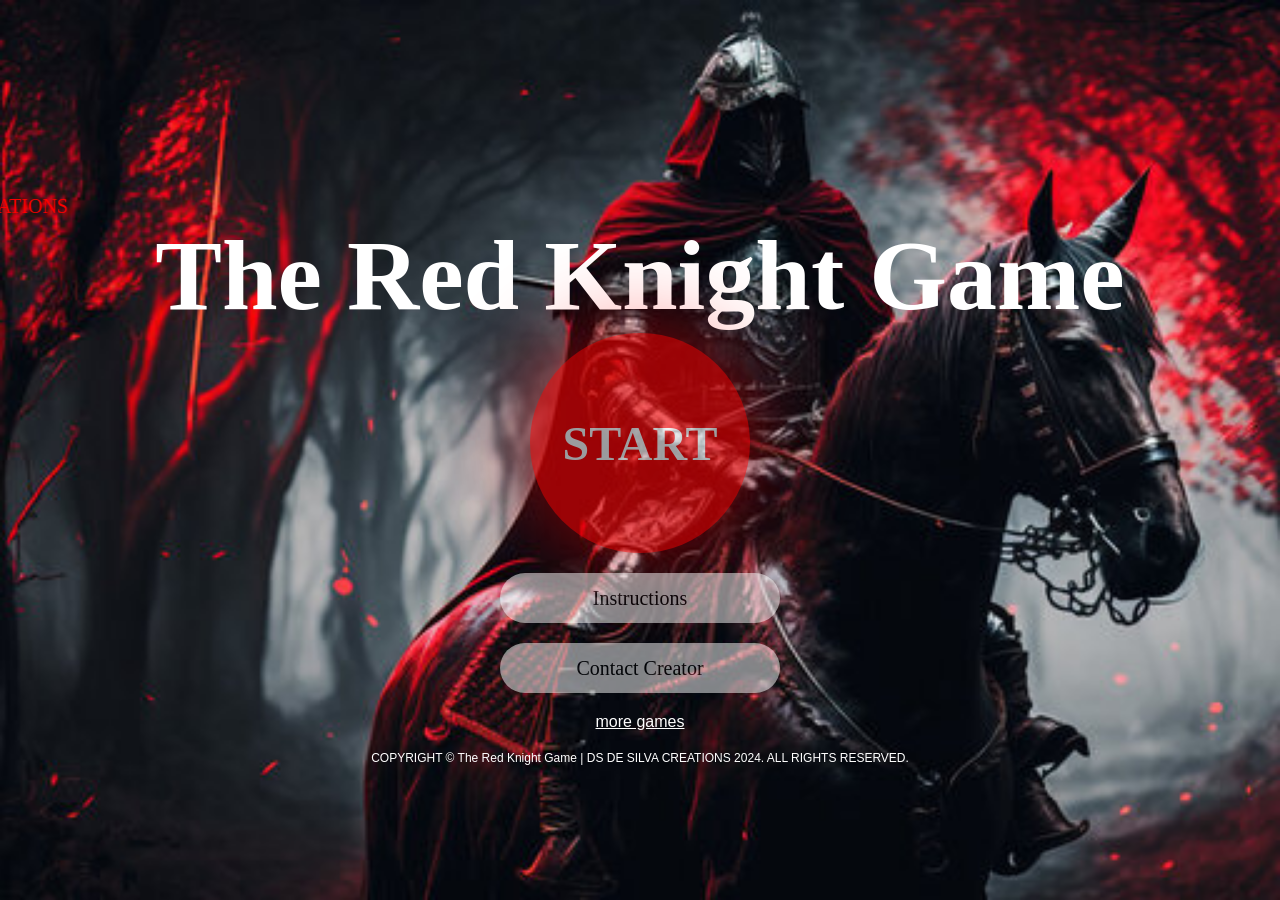
<file: index2.html>
<!DOCTYPE html>

<html lang="en">

<head>
    <meta charset="UTF-8">
    <meta name="viewport" content="width=device-width, initial-scale=1.0">
    <title>The Red Knight Game | Play Online Adventure Game</title>
    <meta name="description" content="Play The Red Knight Game online. Start your adventure, beat obstacles, and complete all levels in this action platform game.">
    <meta name="keywords" content="The Red Knight, Red Knight, The Red Knight Game, Red Night, The Read Night, online game, browser game, adventure platform game">
    <meta name="robots" content="index, follow">
    <meta name="author" content="DS DE SILVA CREATIONS">
    <meta property="og:title" content="The Red Knight Game">
    <meta property="og:description" content="Start your adventure in The Red Knight Game and conquer all levels.">
    <meta property="og:type" content="website">
    <meta property="og:image" content="icon.ico">
    <meta name="twitter:card" content="summary_large_image">
    <meta name="twitter:title" content="The Red Knight Game">
    <meta name="twitter:description" content="Play The Red Knight Game online and complete all adventure levels.">
    <meta name="twitter:image" content="icon.ico">
    <link rel="stylesheet" href="style.css"/>
    <link rel="icon" href="icon.ico"/>
    <script type="application/ld+json">
        {
            "@context": "https://schema.org",
            "@type": "VideoGame",
            "name": "The Red Knight Game",
            "genre": ["Action", "Adventure", "Platform"],
            "applicationCategory": "Game",
            "operatingSystem": "Web",
            "author": {
                "@type": "Organization",
                "name": "DS DE SILVA CREATIONS"
            }
        }
    </script>
</head>

<body class="body">
    
    

    <div class="start" id="start">
        <marquee direction = "right" class="blink">DS DE SILVA CREATIONS</marquee>
        <div>The Red Knight Game</div>
        <button class="stb" onclick="window.location='level.html';">START</button>
        <button class="b1" onclick="myFunction()">Instructions</button>
        <button class="b1" onclick="window.open('https://www.instagram.com/dishan.de.silva/','_blank')">Contact Creator</button>
        <a href="https://www.crazygames.com/" target="_blank" class="more">more games</a>
        <div class="copy">COPYRIGHT &copy; The Red Knight Game | DS DE SILVA CREATIONS 2024. ALL RIGHTS RESERVED.</div>
    </div>   
    
    <script src="scripta.js"></script>

</body>

</html>
</file>
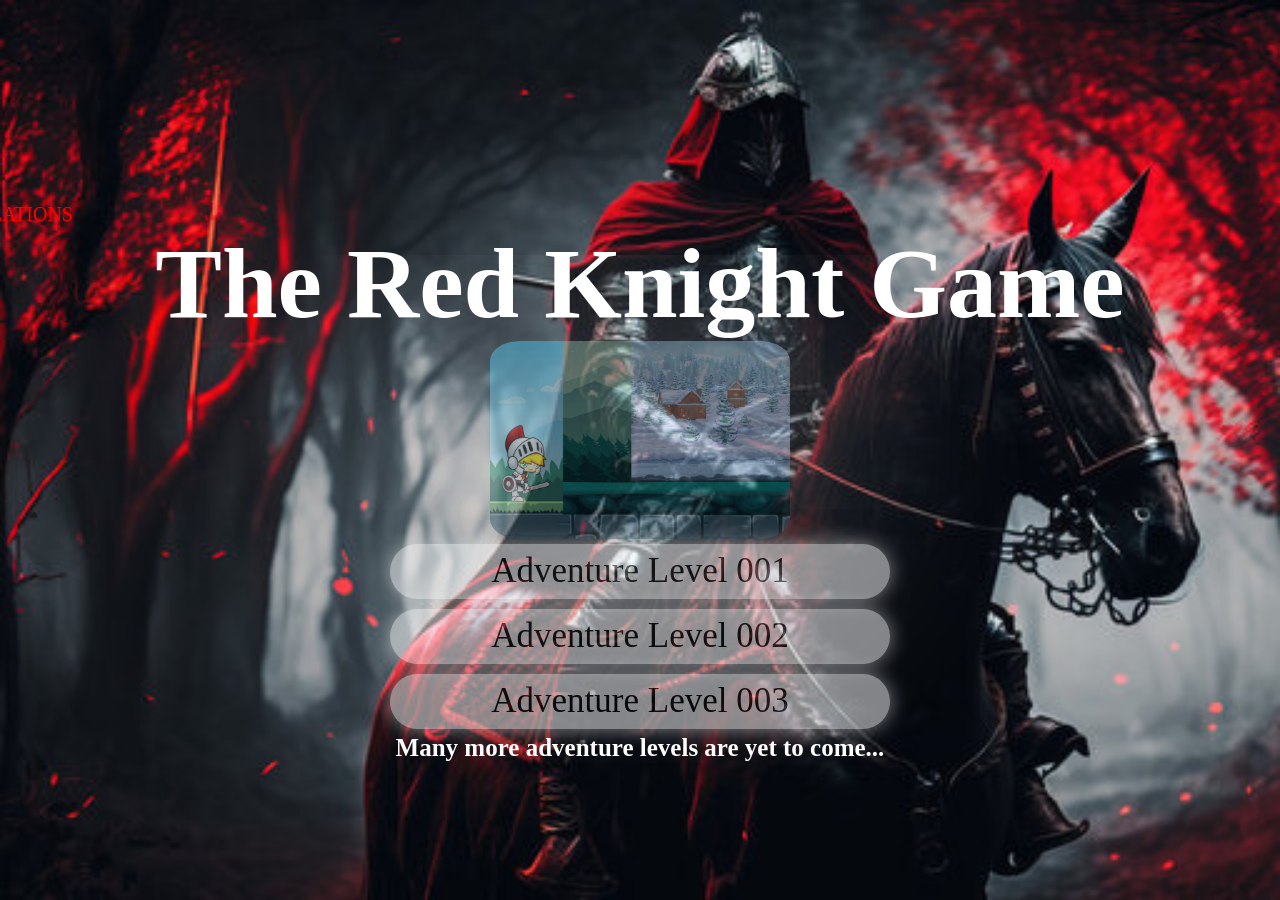
<file: level.html>
<!DOCTYPE html>

<html lang="en">

<head>
    <meta charset="UTF-8">
    <meta name="viewport" content="width=device-width, initial-scale=1.0">
    <title>Level Selection | The Red Knight Game</title>
    <meta name="description" content="Choose your adventure level in The Red Knight Game and continue your mission.">
    <meta name="keywords" content="The Red Knight, Red Knight, The Red Knight Game, Red Night, The Read Night, level selection">
    <meta name="robots" content="index, follow">
    <meta name="author" content="DS DE SILVA CREATIONS">
    <meta property="og:title" content="Level Selection | The Red Knight Game">
    <meta property="og:description" content="Select your next adventure in The Red Knight Game.">
    <meta property="og:type" content="website">
    <meta property="og:image" content="icon.ico">
    <meta name="twitter:card" content="summary">
    <meta name="twitter:title" content="Level Selection | The Red Knight Game">
    <meta name="twitter:description" content="Choose levels and continue The Red Knight Game adventure.">
    <link rel="stylesheet" href="style.css"/>
    <link rel="icon" href="icon.ico"/>
</head>

<body class="body">
    
    <div id="start" class="start">
        <marquee direction = "right" class="blink">DS DE SILVA CREATIONS</marquee>
        <div>The Red Knight Game</div>
        <img class="img" src="img.png" onclick="alert('YOU HAVE A MESSAGE FROM YOUR ANCESTORS!\n\nHEY RED KNIGHT YOU CAN NOT DIE, YOUR PEOPLE ARE WAITING FOR YOU! THERE ARE THREE ADVENTURE LEVELS AND THREE DIFFERENT TEAMS OF OPPONENTS. IN THESE ADVENTURE LEVELS ALL YOU HAVE TO DO IS WIN FROM THAT OBSTACLES AND TRAPS. WISH YOU ALL THE BEST, GO AND SHOW YOUR POWER!')"/>
        <button class="btn2" onclick="window.location='level1.html';">Adventure Level 001</button>
        <button class="btn2" onclick="window.location='level2.html';">Adventure Level 002</button>
        <button class="btn2" onclick="window.location='level3.html';">Adventure Level 003</button>
        <div class="next">Many more adventure levels are yet to come...</div>
    </div>

    <script src="scripta.js"></script>

</body>

</html>
</file>
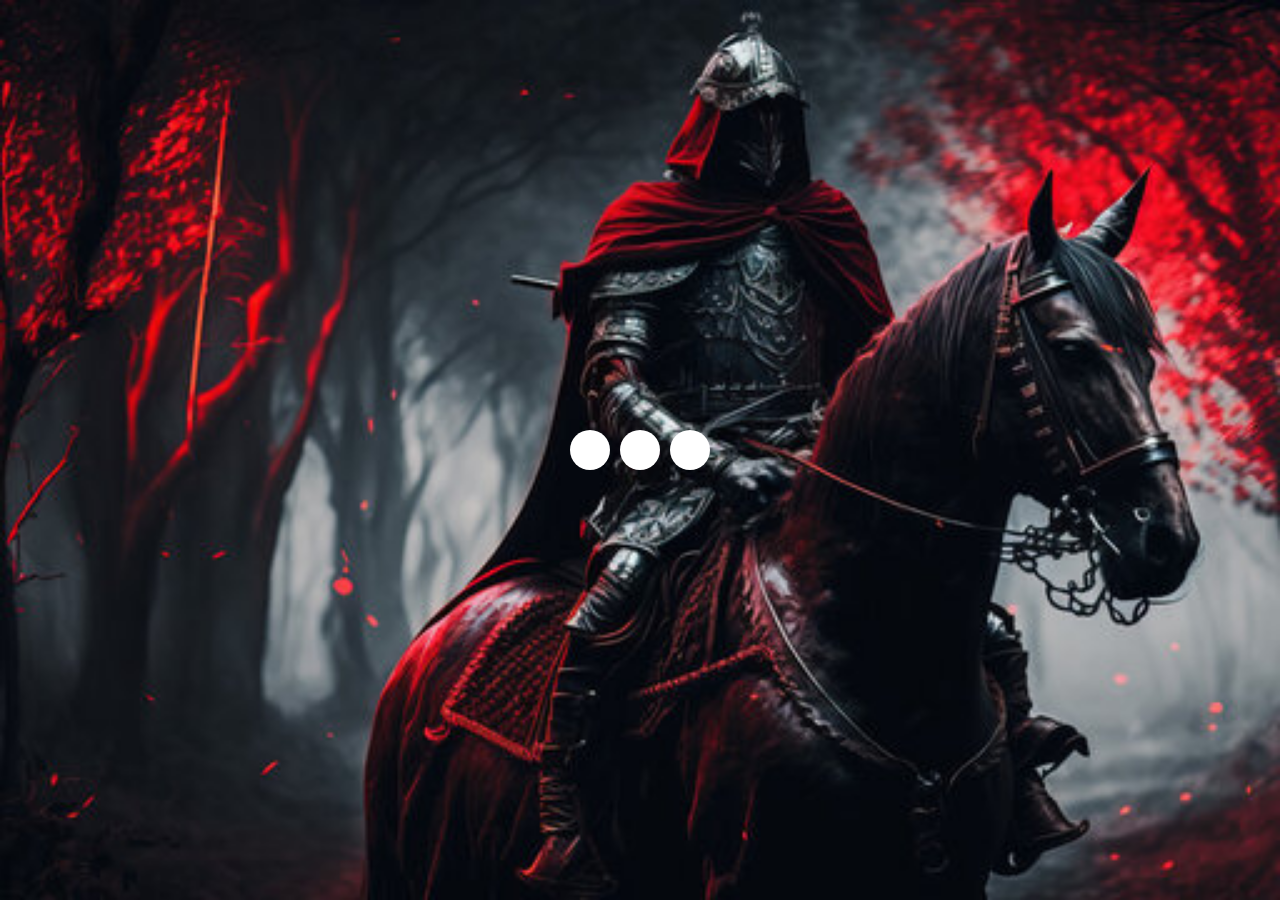
<file: level1.html>
<!DOCTYPE html>

<html lang="en">

<head>
    <meta charset="UTF-8">
    <meta name="viewport" content="width=device-width, initial-scale=1.0">
    <title>Adventure Level 001 | The Red Knight Game</title>
    <meta name="description" content="Play Adventure Level 001 in The Red Knight Game and defeat obstacles to win.">
    <meta name="keywords" content="The Red Knight, Red Knight, The Red Knight Game, Red Night, The Read Night, level 1">
    <meta name="robots" content="index, follow">
    <meta name="author" content="DS DE SILVA CREATIONS">
    <meta property="og:title" content="Adventure Level 001 | The Red Knight Game">
    <meta property="og:description" content="Take on Adventure Level 001 in The Red Knight Game.">
    <meta property="og:type" content="website">
    <meta property="og:image" content="icon.ico">
    <meta name="twitter:card" content="summary">
    <meta name="twitter:title" content="Adventure Level 001 | The Red Knight Game">
    <meta name="twitter:description" content="Play level 001 of The Red Knight Game.">
    <link rel="stylesheet" href="style.css"/>
    <link rel="icon" href="icon.ico"/>
</head>

<body onkeyup="controller(event);" class="body">
    <div class="loader-wrapper">
        <div class="loader">
            <div class="circle"></div>
            <div class="circle"></div>
            <div class="circle"></div>
        </div>
    </div>
    <div class="content hidden">
    <div class="background1" id="background">
        <div class="score" id="score">0</div>
        <div class="s" id="s">Score :</div>
        <img src="run1.png" class="boy" id="boy"/>
        <p class="click1"><button class="click" onclick="window.location='index2.html';">Back</button></p>
        <p class="click1"><button class="click" onclick="alert('YOU HAVE A MESSAGE FROM YOUR ANCESTORS!\n\nHEY RED KNIGHT YOU CAN NOT DIE, YOUR PEOPLE ARE WAITING FOR YOU! THERE ARE THREE ADVENTURE LEVELS AND THREE DIFFERENT TEAMS OF OPPONENTS. IN THESE ADVENTURE LEVELS ALL YOU HAVE TO DO IS WIN FROM THAT OBSTACLES AND TRAPS. WISH YOU ALL THE BEST, GO AND SHOW YOUR POWER!')">Red Notice!</button></p> 
        <p class="click1"><button class="click" onclick="myFunction()">Instructions</button></p>   
        <p class="click1"><button class="click" onclick="alert('\nPress OK to Continue')">Pause</button></p>
    </div>
    

    <div>
            
        <img src="run2.png" class="boy" hidden/>
        <img src="run3.png" class="boy" hidden/>
        <img src="run4.png" class="boy" hidden/>
        <img src="run5.png" class="boy" hidden/>
        <img src="run6.png" class="boy" hidden/>
        <img src="run7.png" class="boy" hidden/>
        <img src="run8.png" class="boy" hidden/>
        <img src="run9.png" class="boy" hidden/>
        <img src="run10.png" class="boy" hidden/>

        <img src="dead1.png" class="boy" hidden/>
        <img src="dead2.png" class="boy" hidden/>
        <img src="dead3.png" class="boy" hidden/>
        <img src="dead4.png" class="boy" hidden/>
        <img src="dead5.png" class="boy" hidden/>
        <img src="dead6.png" class="boy" hidden/>
        <img src="dead7.png" class="boy" hidden/>
        <img src="dead8.png" class="boy" hidden/>
        <img src="dead9.png" class="boy" hidden/>
        <img src="dead10.png" class="boy" hidden/>

        <img src="jump1.png" class="boy" hidden/>
        <img src="jump2.png" class="boy" hidden/>
        <img src="jump3.png" class="boy" hidden/>
        <img src="jump4.png" class="boy" hidden/>
        <img src="jump5.png" class="boy" hidden/>
        <img src="jump6.png" class="boy" hidden/>
        <img src="jump7.png" class="boy" hidden/>
        <img src="jump8.png" class="boy" hidden/>
        <img src="jump9.png" class="boy" hidden/>
        <img src="jump10.png" class="boy" hidden/>
            
    </div>

    <div class="end" id="end">
        <dive>You Died!</dive>
        <div>Score :</div>
        <div id="endscore">0</div>
        <button class="btn" onclick="reload();">Try Again</button>
        <button class="btn" onclick="window.location='index2.html';">Main Menu</button>
    </div>

    <div class="win" id="win">
        <dive>Congradulation!</dive>
        <div class="level">Adventure Level 001 Completed.</div>
         <div>Score :</div>
        <div>6800</div>
        <button class="btn" onclick="window.location='level2.html';">Adventure Level 002</button>
        <button class="btn" onclick="reload();">Play Again</button>
        <button class="btn" onclick="window.location='index2.html';">Main Menu</button>
    </div>
</div>
    <script src="script1.js"></script>

</body>

</html>
</file>
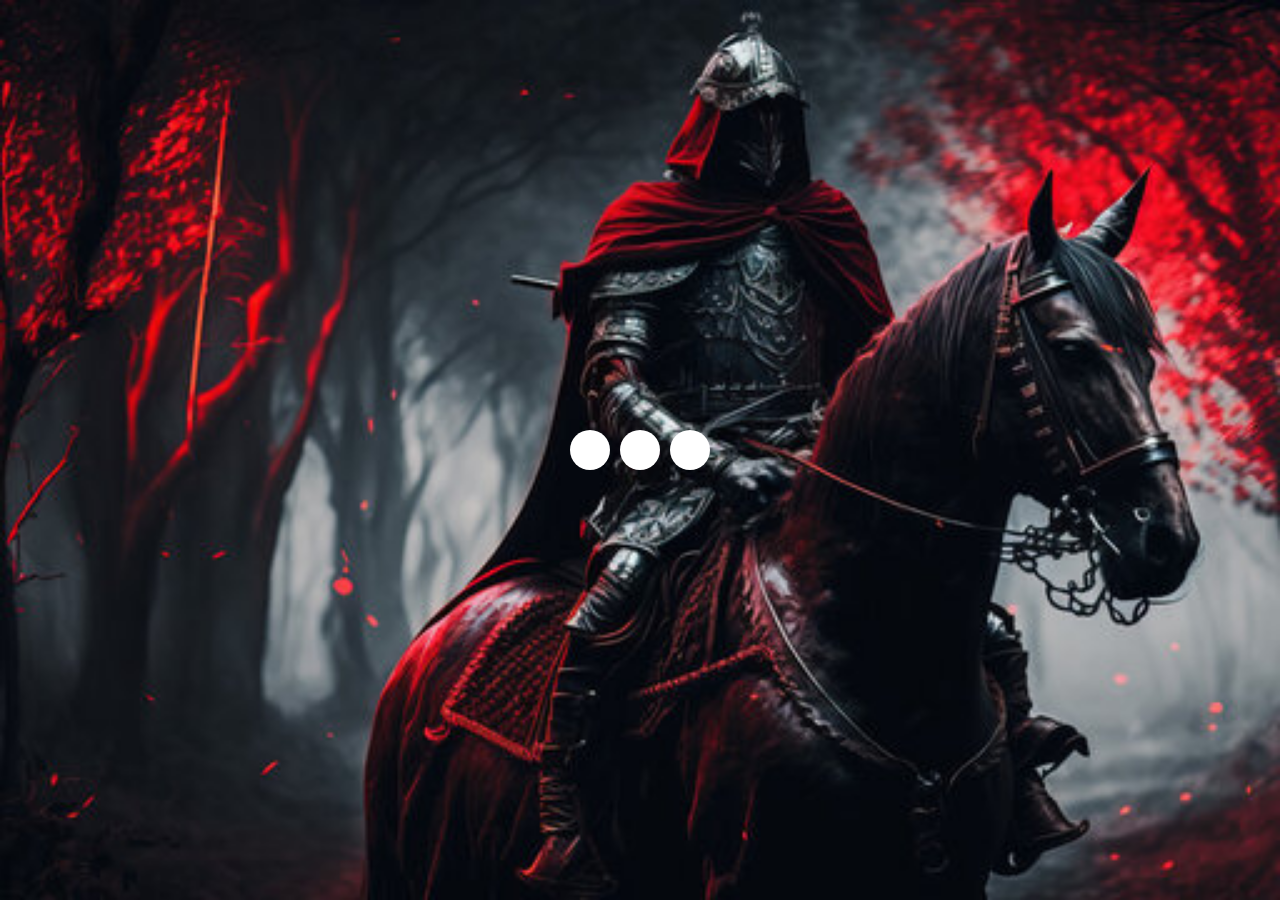
<file: level2.html>
<!DOCTYPE html>

<html lang="en">

<head>
    <meta charset="UTF-8">
    <meta name="viewport" content="width=device-width, initial-scale=1.0">
    <title>Adventure Level 002 | The Red Knight Game</title>
    <meta name="description" content="Play Adventure Level 002 in The Red Knight Game and continue your mission.">
    <meta name="keywords" content="The Red Knight, Red Knight, The Red Knight Game, Red Night, The Read Night, level 2">
    <meta name="robots" content="index, follow">
    <meta name="author" content="DS DE SILVA CREATIONS">
    <meta property="og:title" content="Adventure Level 002 | The Red Knight Game">
    <meta property="og:description" content="Take on Adventure Level 002 in The Red Knight Game.">
    <meta property="og:type" content="website">
    <meta property="og:image" content="icon.ico">
    <meta name="twitter:card" content="summary">
    <meta name="twitter:title" content="Adventure Level 002 | The Red Knight Game">
    <meta name="twitter:description" content="Play level 002 of The Red Knight Game.">
    <link rel="stylesheet" href="style.css"/>
    <link rel="icon" href="icon.ico"/>
</head>

<body onkeyup="controller(event);" class="body">

    <div class="loader-wrapper">
        <div class="loader">
            <div class="circle"></div>
            <div class="circle"></div>
            <div class="circle"></div>
        </div>
    </div>

    <div class="content hidden">

    <div class="background2" id="background">
        <div class="score" id="score">0</div>
        <div class="s" id="s">Score :</div>
        <img src="run1.png" class="boy" id="boy"/>
        <p class="click1"><button class="click" onclick="window.location='index2.html';">Back</button></p>
        <p class="click1"><button class="click" onclick="alert('YOU HAVE A MESSAGE FROM YOUR ANCESTORS!\n\nHEY RED KNIGHT YOU CAN NOT DIE, YOUR PEOPLE ARE WAITING FOR YOU! THERE ARE THREE ADVENTURE LEVELS AND THREE DIFFERENT TEAMS OF OPPONENTS. IN THESE ADVENTURE LEVELS ALL YOU HAVE TO DO IS WIN FROM THAT OBSTACLES AND TRAPS. WISH YOU ALL THE BEST, GO AND SHOW YOUR POWER!')">Red Notice!</button></p> 
        <p class="click1"><button class="click" onclick="myFunction()">Instructions</button></p>   
        <p class="click1"><button class="click" onclick="alert('\nPress OK to Continue')">Pause</button></p>
    </div>

    <div class = "b" id ="b">
        
        <img src="run2.png" class="boy" hidden/>
        <img src="run3.png" class="boy" hidden/>
        <img src="run4.png" class="boy" hidden/>
        <img src="run5.png" class="boy" hidden/>
        <img src="run6.png" class="boy" hidden/>
        <img src="run7.png" class="boy" hidden/>
        <img src="run8.png" class="boy" hidden/>
        <img src="run9.png" class="boy" hidden/>
        <img src="run10.png" class="boy" hidden/>

        <img src="dead1.png" class="boy" hidden/>
        <img src="dead2.png" class="boy" hidden/>
        <img src="dead3.png" class="boy" hidden/>
        <img src="dead4.png" class="boy" hidden/>
        <img src="dead5.png" class="boy" hidden/>
        <img src="dead6.png" class="boy" hidden/>
        <img src="dead7.png" class="boy" hidden/>
        <img src="dead8.png" class="boy" hidden/>
        <img src="dead9.png" class="boy" hidden/>
        <img src="dead10.png" class="boy" hidden/>

        <img src="jump1.png" class="boy" hidden/>
        <img src="jump2.png" class="boy" hidden/>
        <img src="jump3.png" class="boy" hidden/>
        <img src="jump4.png" class="boy" hidden/>
        <img src="jump5.png" class="boy" hidden/>
        <img src="jump6.png" class="boy" hidden/>
        <img src="jump7.png" class="boy" hidden/>
        <img src="jump8.png" class="boy" hidden/>
        <img src="jump9.png" class="boy" hidden/>
        <img src="jump10.png" class="boy" hidden/>
            
    </div>

    <div class="end" id="end">
        <dive>You Died!</dive>
        <div>Score :</div>
        <div id="endscore">0</div>
        <button class="btn" onclick="reload();">Try Again</button>
        <button class="btn" onclick="window.location='index2.html';">Main Menu</button>
    </div>

    <div class="win" id="win">
        <dive>Congradulation! You won</dive>
        <div class="level">Adventure Level 002 Completed.</div>
        <div>Score :</div>
        <div>5300</div>
        <button class="btn" onclick="window.location='level3.html';">Adventure Level 003</button>
        <button class="btn" onclick="reload();">Play Again</button>
        <button class="btn" onclick="window.location='index2.html';">Main Menu</button>
    </div>
</div>
    <script src="script2.js"></script>

</body>

</html>
</file>
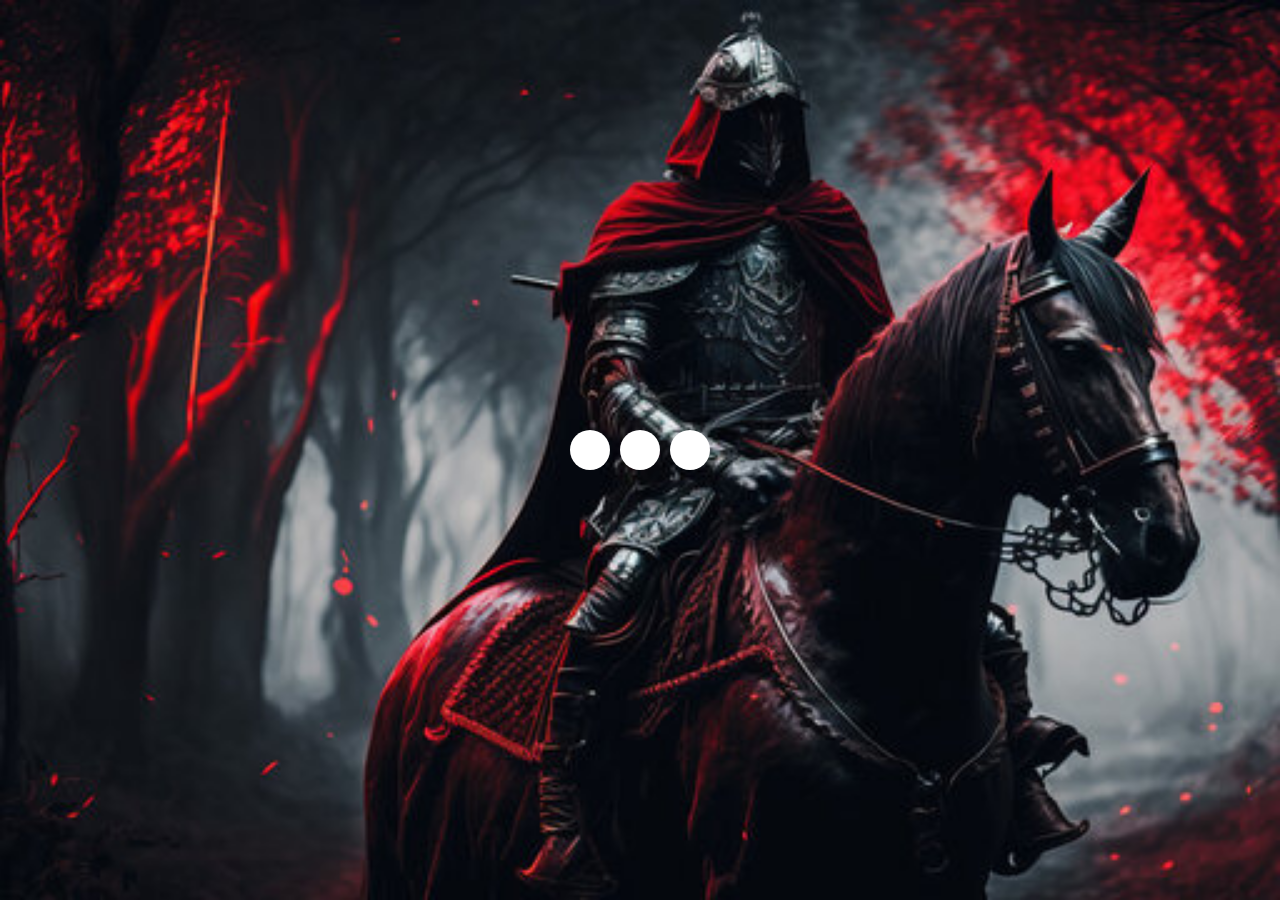
<file: level3.html>
<!DOCTYPE html>

<html lang="en">

<head>
    <meta charset="UTF-8">
    <meta name="viewport" content="width=device-width, initial-scale=1.0">
    <title>Adventure Level 003 | The Red Knight Game</title>
    <meta name="description" content="Play Adventure Level 003 in The Red Knight Game and complete the challenge.">
    <meta name="keywords" content="The Red Knight, Red Knight, The Red Knight Game, Red Night, The Read Night, level 3">
    <meta name="robots" content="index, follow">
    <meta name="author" content="DS DE SILVA CREATIONS">
    <meta property="og:title" content="Adventure Level 003 | The Red Knight Game">
    <meta property="og:description" content="Take on Adventure Level 003 in The Red Knight Game.">
    <meta property="og:type" content="website">
    <meta property="og:image" content="icon.ico">
    <meta name="twitter:card" content="summary">
    <meta name="twitter:title" content="Adventure Level 003 | The Red Knight Game">
    <meta name="twitter:description" content="Play level 003 of The Red Knight Game.">
    <link rel="stylesheet" href="style.css"/>
    <link rel="icon" href="icon.ico"/>
</head>

<body onkeyup="controller(event);" class="body">

    <div class="loader-wrapper">
        <div class="loader">
            <div class="circle"></div>
            <div class="circle"></div>
            <div class="circle"></div>
        </div>
    </div>

    <div class="content hidden">

    <div class="background3" id="background">
        <div class="score" id="score">0</div>
        <div class="s" id="s">Score :</div>
        <img src="run1.png" class="boy" id="boy"/>
        <p class="click1"><button class="click" onclick="window.location='index2.html';">Back</button></p>
        <p class="click1"><button class="click" onclick="alert('YOU HAVE A MESSAGE FROM YOUR ANCESTORS!\n\nHEY RED KNIGHT YOU CAN NOT DIE, YOUR PEOPLE ARE WAITING FOR YOU! THERE ARE THREE ADVENTURE LEVELS AND THREE DIFFERENT TEAMS OF OPPONENTS. IN THESE ADVENTURE LEVELS ALL YOU HAVE TO DO IS WIN FROM THAT OBSTACLES AND TRAPS. WISH YOU ALL THE BEST, GO AND SHOW YOUR POWER!')">Red Notice!</button></p> 
        <p class="click1"><button class="click" onclick="myFunction()">Instructions</button></p>   
        <p class="click1"><button class="click" onclick="alert('\nPress OK to Continue')">Pause</button></p>
    </div>

    <div class = "b" id ="b">
            
        <img src="run2.png" class="boy" hidden/>
        <img src="run3.png" class="boy" hidden/>
        <img src="run4.png" class="boy" hidden/>
        <img src="run5.png" class="boy" hidden/>
        <img src="run6.png" class="boy" hidden/>
        <img src="run7.png" class="boy" hidden/>
        <img src="run8.png" class="boy" hidden/>
        <img src="run9.png" class="boy" hidden/>
        <img src="run10.png" class="boy" hidden/>

        <img src="dead1.png" class="boy" hidden/>
        <img src="dead2.png" class="boy" hidden/>
        <img src="dead3.png" class="boy" hidden/>
        <img src="dead4.png" class="boy" hidden/>
        <img src="dead5.png" class="boy" hidden/>
        <img src="dead6.png" class="boy" hidden/>
        <img src="dead7.png" class="boy" hidden/>
        <img src="dead8.png" class="boy" hidden/>
        <img src="dead9.png" class="boy" hidden/>
        <img src="dead10.png" class="boy" hidden/>

        <img src="jump1.png" class="boy" hidden/>
        <img src="jump2.png" class="boy" hidden/>
        <img src="jump3.png" class="boy" hidden/>
        <img src="jump4.png" class="boy" hidden/>
        <img src="jump5.png" class="boy" hidden/>
        <img src="jump6.png" class="boy" hidden/>
        <img src="jump7.png" class="boy" hidden/>
        <img src="jump8.png" class="boy" hidden/>
        <img src="jump9.png" class="boy" hidden/>
        <img src="jump10.png" class="boy" hidden/>
            
    </div>

    <div class="end" id="end">
        <dive>You Died!</dive>
        <div>Score :</div>
        <div id="endscore">0</div>
        <button class="btn" onclick="reload();">Try Again</button>
        <button class="btn" onclick="window.location='index2.html';">Main Menu</button>
    </div>

    <div class="win" id="win">
        <dive>Congradulation! You won</dive>
        <div class="level">Adventure Level 003 Completed.</div>
        <div>Score :</div>
        <div>4700</div>
        <button class="btn" onclick="reload();">Play Again</button>
        <button class="btn" onclick="window.location='index2.html';">Main Menu</button>
    </div>
</div>
    <script src="script3.js"></script>

</body>

</html>
</file>
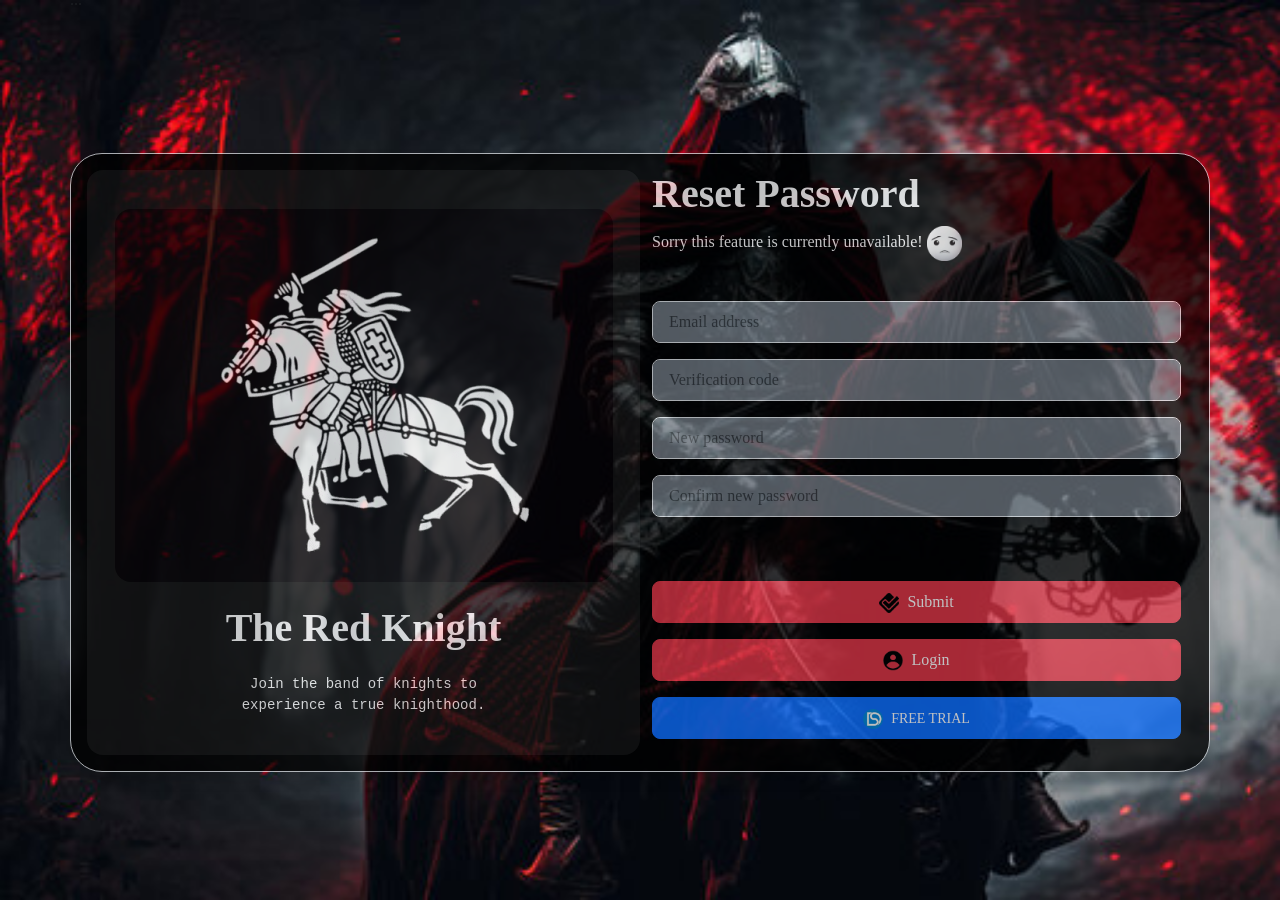
<file: password.html>
<!DOCTYPE html>
<html lang="en">
<head>
    <meta charset="UTF-8">
    <meta http-equiv="X-UA-Compatible" content="IE=edge">
    <meta name="viewport" content="width=device-width, initial-scale=1.0">
    <meta name="description" content="Reset your The Red Knight Game account password and get back into the adventure.">
    <meta name="keywords" content="The Red Knight, Red Knight, The Red Knight Game, Red Night, The Read Night, reset password">
    <meta name="robots" content="index, follow">
    <meta name="author" content="DS DE SILVA CREATIONS">
    <meta property="og:title" content="Reset Password | The Red Knight Game">
    <meta property="og:description" content="Reset your password for The Red Knight Game.">
    <meta property="og:type" content="website">
    <meta property="og:image" content="icon.ico">
    <meta name="twitter:card" content="summary">
    <meta name="twitter:title" content="Reset Password | The Red Knight Game">
    <meta name="twitter:description" content="Password reset page for The Red Knight Game.">
    <link rel="stylesheet" href="bootstrap.min.css">
    <link rel="stylesheet" href="bootstrap.css"/>
    <link rel="stylesheet" href="style2.css">
    <link rel="icon" href="icon.ico"/>
    <title>Reset Password | The Red Knight Game</title>
    
</head>
<body>

<div class="body">
    <div class="opacity-75">...
    <!----------------------- Main Container -------------------------->

     <div class="container d-flex justify-content-center align-items-center min-vh-100">

    <!----------------------- Login Container -------------------------->

       <div class="row border rounded-5 p-3 bg-black shadow box-area">

    <!--------------------------- Left Box ----------------------------->

       <div class="col-md-6 rounded-4 d-flex justify-content-center align-items-center flex-column left-box" style="background: #121212;">
           <div class="featured-image mb-3">
            <div class="inner rounded-4">
                <img src="knight1.gif" class="img-fluid" style="width: 100%;">
            </div>
           </div>
           <p class="text-white fs-1" style="font-family: 'sans-serif'; font-weight: 600;">The Red Knight </p>
           <small class="text-white text-wrap text-center" style="width: 17rem;font-family: 'Courier New', Courier, monospace;">Join the band of knights to experience a true knighthood.</small>
       </div> 

    <!-------------------- ------ Right Box ---------------------------->
        
       <div class="col-md-6 right-box">
          <div class="row align-items-center">
                <div class="header-text mb-4">
                     <h2 class="text-white fs-1" style="font-family: 'sans-serif'; font-weight: 600;">Reset Password</h2>
                     <p class="text-white fs-6" style="font-family: 'sans-serif';">Sorry this feature is currently unavailable! <img src="sad1.1.png" style="width:35px" class="me-2"></p>
                </div>

                <div class="input-group mb-3">
                    <input type="text" color class="form-control form-control-lg bg-secondary fs-6 text-dark" placeholder="Email address">
                </div>
                <div class="input-group mb-3">
                    <input type="text" color class="form-control form-control-lg bg-secondary fs-6 text-dark" placeholder="Verification code">
                </div>
                <div class="input-group mb-3">
                    <input type="password"  class="form-control form-control-lg bg-secondary fs-6 text-dark" placeholder="New password">
                </div>
                <div class="input-group mb-3">
                    <input type="password"  class="form-control form-control-lg bg-secondary fs-6 text-dark" placeholder="Confirm new password">
                </div>
                
                <div></div><br>
            
                <div></div><br>
                <div class="input-group mb-3">
                    <button  onclick='alert("Your Password Successfully updated!")'  class="btn btn-lg btn-danger w-100 fs-6"><img src="s1.1.png" style="width:20px" class="me-2">Submit</button>
                </div>
                <div class="input-group mb-3">
                    <button  onclick="window.location='index.html';" class="btn btn-lg btn-danger w-100 fs-6"><img src="l1.png" style="width:20px" class="me-2">Login</button>
                </div>
                <div class="input-group mb-3">
                    <button  onclick="window.location='index2.html';"  class="btn btn-lg btn-primary w-100 fs-6"><img src="icon.ico" style="width:20px" class="me-2"><small>FREE TRIAL</small></button>
                </div>
          </div>
       </div> 

      </div>
    </div>
</div>
</div>
<script src="script.js"></script>
</body>
</html>
</file>
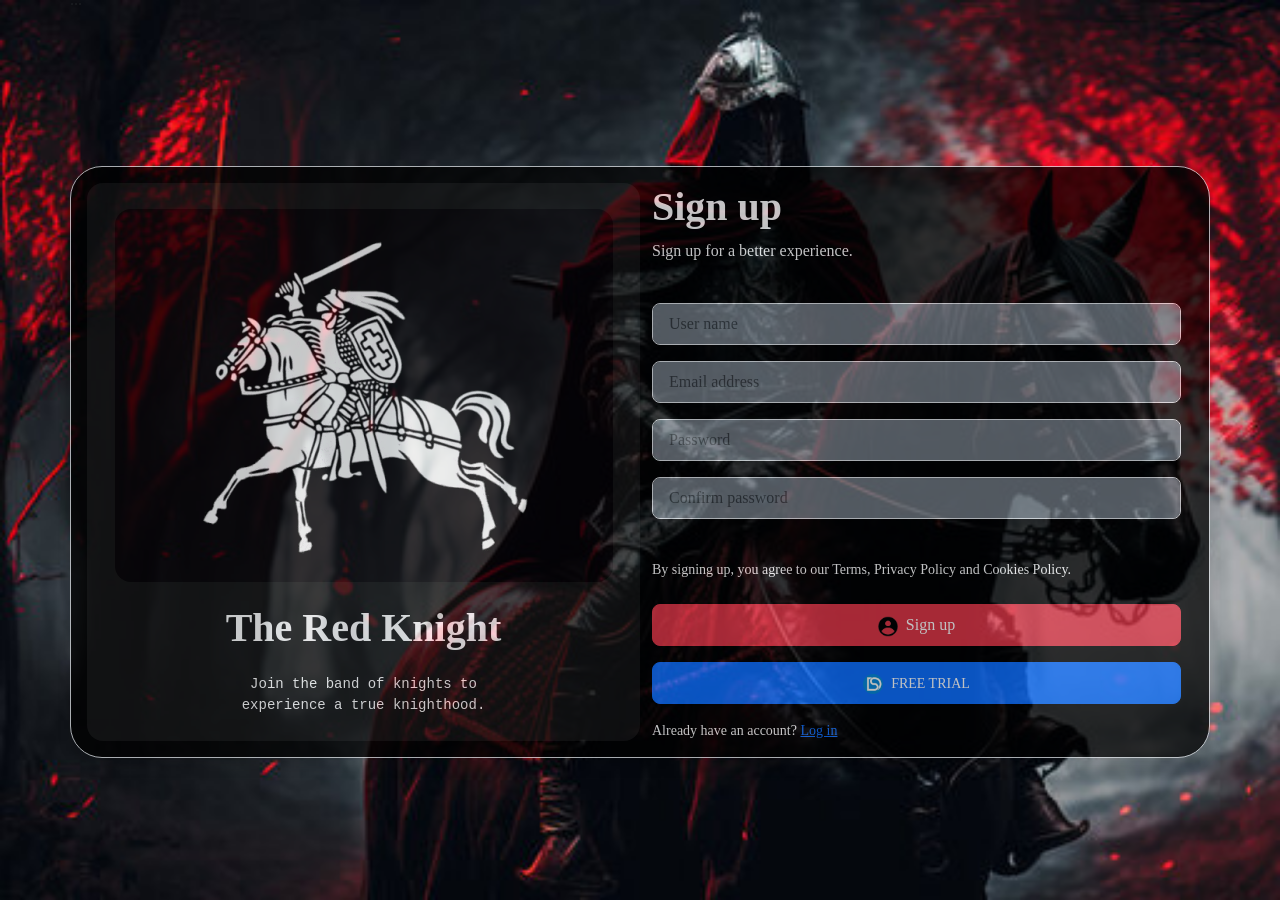
<file: signup.html>
<!DOCTYPE html>
<html lang="en">
<head>
    <meta charset="UTF-8">
    <meta http-equiv="X-UA-Compatible" content="IE=edge">
    <meta name="viewport" content="width=device-width, initial-scale=1.0">
    <meta name="description" content="Create your account for The Red Knight Game and start your online adventure.">
    <meta name="keywords" content="The Red Knight, Red Knight, The Red Knight Game, Red Night, The Read Night, sign up">
    <meta name="robots" content="index, follow">
    <meta name="author" content="DS DE SILVA CREATIONS">
    <meta property="og:title" content="Sign up | The Red Knight Game">
    <meta property="og:description" content="Sign up to play The Red Knight Game online.">
    <meta property="og:type" content="website">
    <meta property="og:image" content="icon.ico">
    <meta name="twitter:card" content="summary">
    <meta name="twitter:title" content="Sign up | The Red Knight Game">
    <meta name="twitter:description" content="Create an account for The Red Knight Game.">
    <link rel="stylesheet" href="bootstrap.min.css">
    <link rel="stylesheet" href="bootstrap.css"/>
    <link rel="stylesheet" href="style2.css">
    <link rel="icon" href="icon.ico"/>
    <title>Sign up | The Red Knight Game</title>
    
</head>
<body>
    
<div class="body">
    <div class="opacity-75">...
    <!----------------------- Main Container -------------------------->

     <div class="container d-flex justify-content-center align-items-center min-vh-100">

    <!----------------------- Login Container -------------------------->

       <div class="row border rounded-5 p-3 bg-black shadow box-area">

    <!--------------------------- Left Box ----------------------------->

       <div class="col-md-6 rounded-4 d-flex justify-content-center align-items-center flex-column left-box" style="background: #121212;">
           <div class="featured-image mb-3">
            <div class="inner rounded-4">
                <img src="knight1.gif" class="img-fluid" style="width: 100%;">
            </div>
           </div>
           <p class="text-white fs-1" style="font-family: 'sans-serif'; font-weight: 600;">The Red Knight </p>
           <small class="text-white text-wrap text-center" style="width: 17rem;font-family: 'Courier New', Courier, monospace;">Join the band of knights to experience a true knighthood.</small>
       </div> 

    <!-------------------- ------ Right Box ---------------------------->
        
       <div class="col-md-6 right-box">
          <div class="row align-items-center">
                <div class="header-text mb-4">
                     <h2 class="text-white fs-1" style="font-family: 'sans-serif'; font-weight: 600;">Sign up</h2>
                     <p class="text-white fs-6" style="font-family: 'sans-serif';">Sign up for a better experience.</p>
                </div>

                <div class="input-group mb-3">
                    <input type="text" color class="form-control form-control-lg bg-secondary fs-6 text-dark" placeholder="User name">
                </div>
                <div class="input-group mb-3">
                    <input type="text" color class="form-control form-control-lg bg-secondary fs-6 text-dark" placeholder="Email address">
                </div>
                <div class="input-group mb-3">
                    <input type="password"  class="form-control form-control-lg bg-secondary fs-6 text-dark" placeholder="Password">
                </div>
                <div class="input-group mb-3">
                    <input type="password"  class="form-control form-control-lg bg-secondary fs-6 text-dark" placeholder="Confirm password">
                </div>
                <div></div><br>
                <div class="row">
                    <small class= text-white>By signing up, you agree to our Terms, Privacy Policy and Cookies Policy.</small>
                </div>
                <div></div><br>
                <div class="input-group mb-3">
                    <button  onclick="window.location='index.html';"  class="btn btn-lg btn-danger w-100 fs-6"><img src="l1.png" style="width:20px" class="me-2">Sign up</button>
                </div>


                <div class="input-group mb-3">
                    <button  onclick="window.location='index.html';"  class="btn btn-lg btn-primary w-100 fs-6"><img src="icon.ico" style="width:20px" class="me-2"><small>FREE TRIAL</small></button>
                </div>

              
                <div class="row">
                    <small class= text-white>Already have an account? <a href="index.html">Log in</a></small>
                </div>
          </div>
       </div> 

      </div>
    </div>
</div>
</div>
</div>
<script src="script.js"></script>
</body>
</html>
</file>
<file: style.css>
.body{
    margin: 0px;
}

.start{
    position: absolute;
    width: 100%;
    height:100vh;
    margin: 0px;
    background-image: url(startback.jpg);
    background-size: cover;
    font-size: 100px;
    font-weight: bold;
    font-family:"sans-serif" ;
    border: 20px;
    border-color: red;
    color:white;
    display:flex;
    flex-direction: column;
    align-items: center;
    justify-content: center;
    visibility: visible;
    overflow-x: hidden;
    background-repeat: repeat-x;
}

.blink {
    font-size: 20px;
    font-weight:lighter;
    margin-top: 70px;
    animation: blinker 1.5s linear infinite;
    color: red;
    font-family: "Times New Roman";
}

@keyframes blinker {
    50% {
        opacity: 0;
    }
}

.stb{
    font-family:Georgia;
    width: 220px;
    height: 220px;
    background-color: red;
    font-size: 48px;
    font-weight: bold;
    border: none;
    border-radius: 150px;
    cursor:pointer;
    color: white;
    display:flex;
    flex-direction: column;
    align-items: center;
    justify-content: center;
    transition-duration: 500ms;
    opacity: 0.6;
    margin-bottom: 20px;
    visibility: visible;
    box-shadow: 0 0 100px red;
}

.stb:hover {
    width: 260px;
    height: 260px;
    font-size: 58px;
    background-color: black;
    color: red;
    cursor: pointer;
    opacity: 0.9;
    box-shadow: 0 0 600px red;
}

.b1{
    width: 280px;
    height: 50px;
    font-size: 20px;
    font-family:"Times New Roman";
    color: black;
    border: none;
    border-radius: 50px;
    background-color: white;
    display:flex;
    flex-direction: column;
    align-items: center;
    justify-content: center;
    cursor:pointer;
    transition-duration: 500ms;
    opacity: 0.5;
    margin-bottom: 20px;
    visibility: visible;
}

.b1:hover {
    width: 350px;
    font-size: 25px;
    background-color: black;
    color: red;
    cursor: pointer;
    opacity: 0.8;
    box-shadow: 0 0 15px white;
}

.more{
    font-size: 16px;
    font-weight:lighter;
    color: white;
    font-family:"Arial";
    margin-bottom: 20px;
    flex-direction: column;
    align-items: center;
}

.more:hover{
    font-size: 18px;
    text-shadow: 0 0 20px red;
}

.copy{
    font-size: 12px;
    font-weight:lighter;
    color: white;
    font-family:"Arial";
    margin-bottom: 10px;
    flex-direction: column;
    align-items: center;
    justify-content: flex-end;
}

.img{
    width: 300px;
    font-size: 40px;
    display:flex;
    flex-direction: column;
    align-items: flex-start;
    justify-content: center;
    cursor:pointer;
    transition-duration: 500ms;
    opacity: 0.5;
    border-radius: 10%;
    visibility: visible;
    box-shadow: 0 0 550px white;
}

.img:hover{
    opacity: 0.8;
    width: 400px;
    transition-duration: 1s;
    box-shadow: 0 0 600px red;
}

.btn2{
    width: 500px;
    height: 55px;
    font-size: 35px;
    font-family:"Times New Roman";
    color: black;
    border: none;
    border-radius: 45px;
    background-color: white;
    display:flex;
    flex-direction: column;
    align-items: center;
    justify-content: center;
    cursor:pointer;
    transition-duration: 500ms;
    opacity: 0.5;
    margin-top: 5px;
    margin-bottom: 5px;
    visibility: visible;
    box-shadow: 0 0 20px white;
}

.btn2:hover {
    width: 570px;
    background-color: black;
    color: red;
    cursor: pointer;
    opacity: 0.9;
    box-shadow: 0 0 40px red;
}

.next{
    font-size: 25px;
    font-weight: bold;
    font-family:"sans-serif";
    margin-bottom: 5px;
}

.background1{
    width: 100%;
    height:100vh;
    background-image: url("background1.jpg");
    background-size: cover;
    overflow-x: hidden;
    background-repeat: repeat-x;
    position: absolute;
}

.background2{
    width: 100%;
    height:100vh;
    background-image: url("background2.png");
    background-size: cover;
    overflow-x: hidden;
    background-repeat: repeat-x;
    position: absolute;
}

.background3{
    width: 100%;
    height:100vh;
    background-image: url("background3.png");
    background-size: cover;
    overflow-x: hidden;
    background-repeat: repeat-x;
    position: absolute;
}

.score{
    font-size: 46px;
    font-weight: bold;
    position: absolute;
    margin-top: 40px;
    margin-left: 240px;
    font-family: "Times New Roman";
    font-weight: bold;
    color: rgb(0, 0, 0);
    text-shadow: 0 0 20px white;
}

.s{
    position: absolute;
    font-size: 46px;
    margin-left: 40px;
    margin-top: 40px;
    font-family: "Times New Roman";
    font-weight: bold;
    color: red;
    text-shadow: 0 0 20px white;
}

.boy{
    height:250px;
    margin-top: 320px;
    position: absolute;
}

.click1{
    display: flex;
    flex-direction: column;
    align-items: flex-end;
    justify-content: flex-start;
    margin-right: 25px;
}

.click{
    font-family:"Times New Roman";
    width:170px;
    height: 45px;
    font-size: 25px;
    font-weight: bold;
    border: none;
    background-color: white;
    color: black;
    cursor: pointer;
    transition-duration: 500ms;
    border-radius: 70px;
    opacity: 0.5;
    display: flex;
    flex-direction: column;
    align-items: center;
    justify-content: center;
    margin-top: 1px;
    margin-bottom: 1px;
    box-shadow: 0 0 15px red;
}

.click:hover {
    width:185px;
    background-color: black;
    color: red;
    cursor: pointer;
    opacity: 0.9;
    box-shadow: 0 0 15px white;
}

.end{
    width: 100%;
    height:100vh;
    background-image: url("overback.jpg");
    background-size: cover;
    overflow-x: hidden;
    background-repeat: repeat-x;
    position: absolute;

    display: flex;
    flex-direction: column;
    align-items: center;
    justify-content: center;

    font-size: 90px;
    font-weight: bold;
    color: white;
    font-family: "Times New Roman";
    visibility: hidden ;
}

.btn{
    font-family:"Times New Roman";
    width:400px;
    height: 50px;
    font-size: 25px;
    font-weight: bold;
    border: none;
    background-color: white;
    color: black;
    cursor: pointer;
    transition-duration: 500ms;
    border-radius: 70px;
    opacity: 0.5;
    margin-top: 20px;
    margin-bottom: 20px;
}

.btn:hover {
    width:470px;
    background-color: black;
    color: red;
    cursor: pointer;
    opacity: 0.9;
    box-shadow: 0 0 15px white;
}

.win{
    width: 100%;
    height:100vh;
    background-image: url("startback.jpg");
    background-size: cover;
    overflow-x: hidden;
    background-repeat: repeat-x;
    position: absolute;

    display: flex;
    flex-direction: column;
    align-items: center;
    justify-content: center;

    font-size: 90px;
    font-weight: bold;
    color: white;
    font-family: "Times New Roman";
    visibility: hidden ;
}

.level{
    font-size: 60px;
    font-weight: bold;
    color: rgb(190, 190, 190);
}

.bomb{
    height: 100px;
    position: absolute;
    margin-top: 195px;
}

.tiger{
    height: 180px;
    position: absolute;
    margin-top: 145px;   
}

.trap{
    height: 220px;
    position: absolute;
    margin-top: 95px;
}

.page {
    position: absolute;
    top: 0;
    left: 0;
    width: 100%;
    height: 100vh;
    display: flex;
    flex-direction: column;
    align-items: center;
    justify-content: center;
    background-color: #f0f0f0;
    animation: wipeFadeout 0.8s ease-out forwards;
  }
  
  @keyframes wipeFadeout {
    0% {
      background-color: #ffffff;
      transform: scaleY(1);
    }
    100% {
      background-color: #ffffff;
      transform: scaleY(0);
    }
  }
  
  .hidden {
    display: none;
  }

  .loader-wrapper {
    margin: 0px;
    padding: 0px;
    display: flex;
    align-items: center;
    justify-content: center;
    height: 100vh;
    font-family: "poppins";
    background-color: rgb(255, 255, 255);
    background-image: url(startback.jpg);
    position: absolute;
    width: 100%;
    height:100vh;
    background-size: cover;
    display:flex;
    flex-direction: column;
    align-items: center;
    justify-content: center;
    visibility: visible;
    overflow-x: hidden;
    background-repeat: repeat-x;
}

.loader {
    display: flex;
    justify-content: center;
    align-items: center;
}

.circle {
    width: 40px;
    height: 40px;
    border-radius: 50%;
    background-color: #ffffff;
    margin: 0 5px;
    animation: pulse 0.5s infinite alternate;
}

@keyframes pulse {
    0% {
        transform: scale(0.8);
        opacity: 0.5;
    }
    100% {
        transform: scale(1.2);
        opacity: 1;
    }
}

.content {
    opacity: 0;
    transition: opacity 1s ease-in-out;
}

.hidden {
    display: none;
}
</file>
<file: style2.css>
.body{
    margin: 0px;
    padding: 0px;
    display: flex;
    align-items: center;
    justify-content: center;
    height: 100vh;
    font-family: "poppins";
    background-color: rgb(255, 255, 255);
    background-image: url(startback.jpg);
    position: absolute;
    width: 100%;
    height:100vh;
    background-size: cover;
    display:flex;
    flex-direction: column;
    align-items: center;
    justify-content: center;
    visibility: visible;
    overflow-x: hidden;
    background-repeat: repeat-x;
}

.container2{
    position: absolute;
    display:flex;
    align-items: center;
    justify-content: start;
    width: 50%;
    height: 100vh;
    font-size: 75px;
    font-weight: bold;
    font-family:"sans-serif" ;
    color:white;
}

.container3{
    position: absolute;
    display:flex;
    align-items: center;
    justify-content: end;
    width: 50%;
    height: 100vh; 
}


.btn-dangerous:hover {
    background-color: blue !important;
}

.img{
    display: flex;
    align-items: center;
    justify-content: center;
    background-color: rgb(255, 255, 255);
    background-image: url(Zoomimage.jpg);
    background-size: cover;
    flex-direction: column;
    align-items: end;
    justify-content: center;
    visibility: visible;
    overflow-x: hidden;
    background-repeat: repeat-x;
    border-radius: 10px;

}

::placeholder {
    color: red;
    opacity: 1; /* Firefox */
}
  
::-ms-input-placeholder { /* Edge 12 -18 */
    color: red;
}

  .t1{
    font-family:Georgia;
    font-size: 30px;
    font-weight: bold;
    border: none;
    color: blue;
    display:flex;
    flex-direction: column;
    align-items: center;
    justify-content: center;
    height: 100vh;
  }

.inner{
    overflow: hidden;
}

.inner img{
    transition: all 1.5s ease;
}

.inner:hover img{
    transform: scale(1.5);
}

.inner video{
    transition: all 1.5s ease;
}

.inner:hover video{
    transform: scale(1.5);
}

.knight{
    height:40%;
}


.loader-wrapper {
    margin: 0px;
    padding: 0px;
    display: flex;
    align-items: center;
    justify-content: center;
    height: 100vh;
    font-family: "poppins";
    background-color: rgb(255, 255, 255);
    background-image: url(startback.jpg);
    position: absolute;
    width: 100%;
    height:100vh;
    background-size: cover;
    display:flex;
    flex-direction: column;
    align-items: center;
    justify-content: center;
    visibility: visible;
    overflow-x: hidden;
    background-repeat: repeat-x;
}

.loader {
    display: flex;
    justify-content: center;
    align-items: center;
}

.circle {
    width: 40px;
    height: 40px;
    border-radius: 50%;
    background-color: #ffffff;
    margin: 0 5px;
    animation: pulse 0.5s infinite alternate;
}

@keyframes pulse {
    0% {
        transform: scale(0.8);
        opacity: 0.5;
    }
    100% {
        transform: scale(1.2);
        opacity: 1;
    }
}

.content {
    opacity: 0;
    transition: opacity 1s ease-in-out;
}

.hidden {
    display: none;
}
</file>
